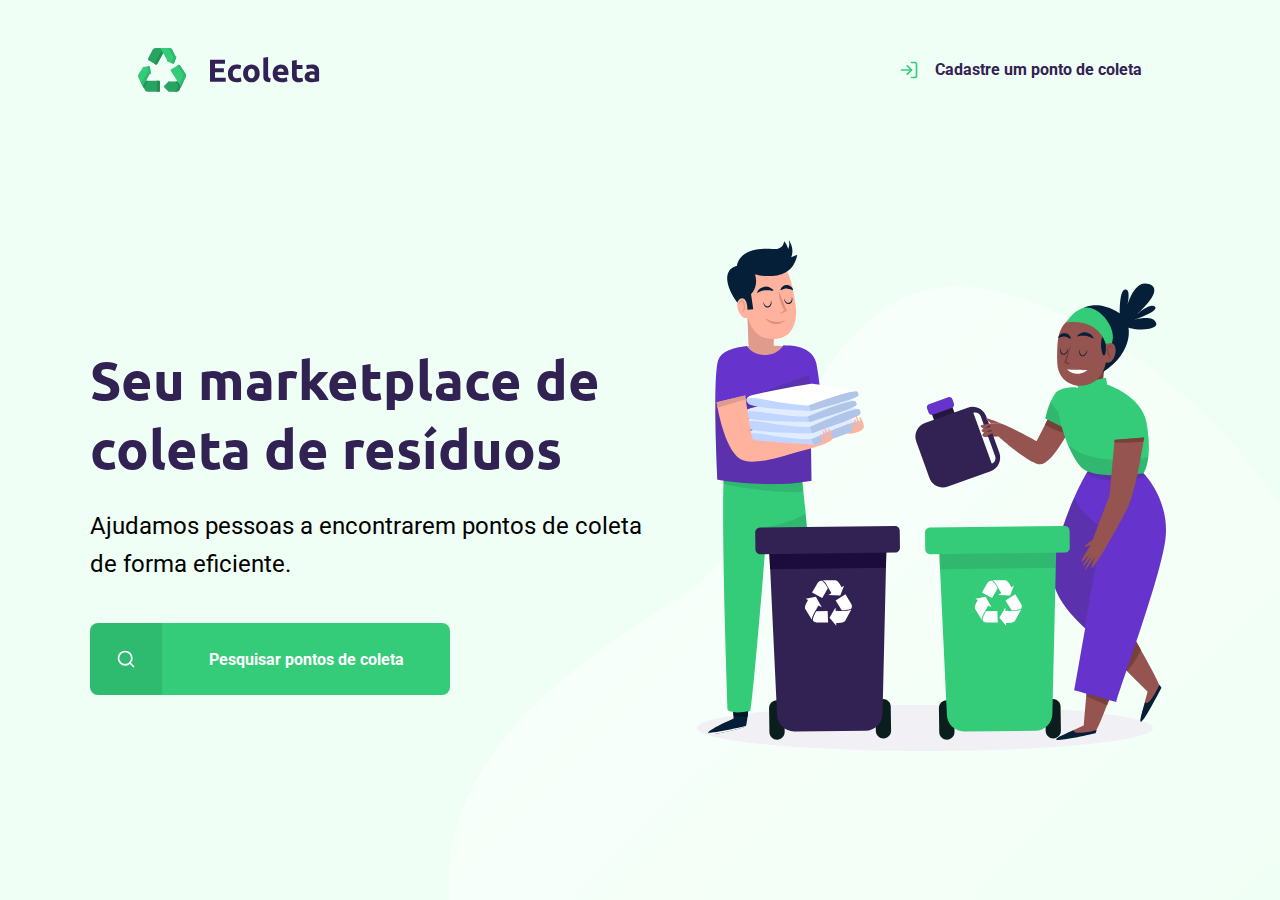
<file: index.html>
<!DOCTYPE html>
<html lang="pt_br">
    <head>
        <meta charset="UTF-8"> 
        <meta name="viewport" content="width=device-width, initial-scale=1.0">
        <title>Ecoleta</title>

        <link href="https://fonts.googleapis.com/css2?family=Roboto:wght@300;700&family=Ubuntu:wght@700&display=swap" rel="stylesheet">
        
        <link href="styles/main.css" rel="stylesheet">
        <link href="styles/home.css" rel="stylesheet">
        <link href="styles/modal.css" rel="stylesheet">
        
        <link href="styles/responsive.css" rel="stylesheet">

    </head>
    <body>

    <div id="page-home">
    
        <div class="content">

            <header>
                <img src="/assets/logo.svg" alt="Logomarca">
                <a href="create-point.html">
                    <span></span>
                    Cadastre um ponto de coleta
                </a>
            </header>
            
            <main>
                <h1>Seu marketplace de coleta de resíduos</h1>
                <p>Ajudamos pessoas a encontrarem pontos de coleta de forma eficiente.</p>
                
                <a href="#"><span></span><strong>Pesquisar pontos de coleta</strong></a>
            </main>

            
        </div> 
    
    </div>

    <div id="modal" class="hide">
        <div class="content">
            <div class="header">
                <h1>Pontos de Coleta</h1>
                <a href="#">Fechar</a>
            </div>
            <form action="/search-results.html">
                <label for="search">Cidade</label>
                <div class="search field">
                    <input 
                    type="text" 
                    name="search"
                    placeholder="Pesquise por cidade">
                    <button>
                        <img src="/assets/search.svg" alt="buscar">
                    </button>
                </div>
            </form>
        </div>
    </div>
    
    <script src="scripts/index.js"></script>
    </body>

</html>
</body>
</html>
</file>
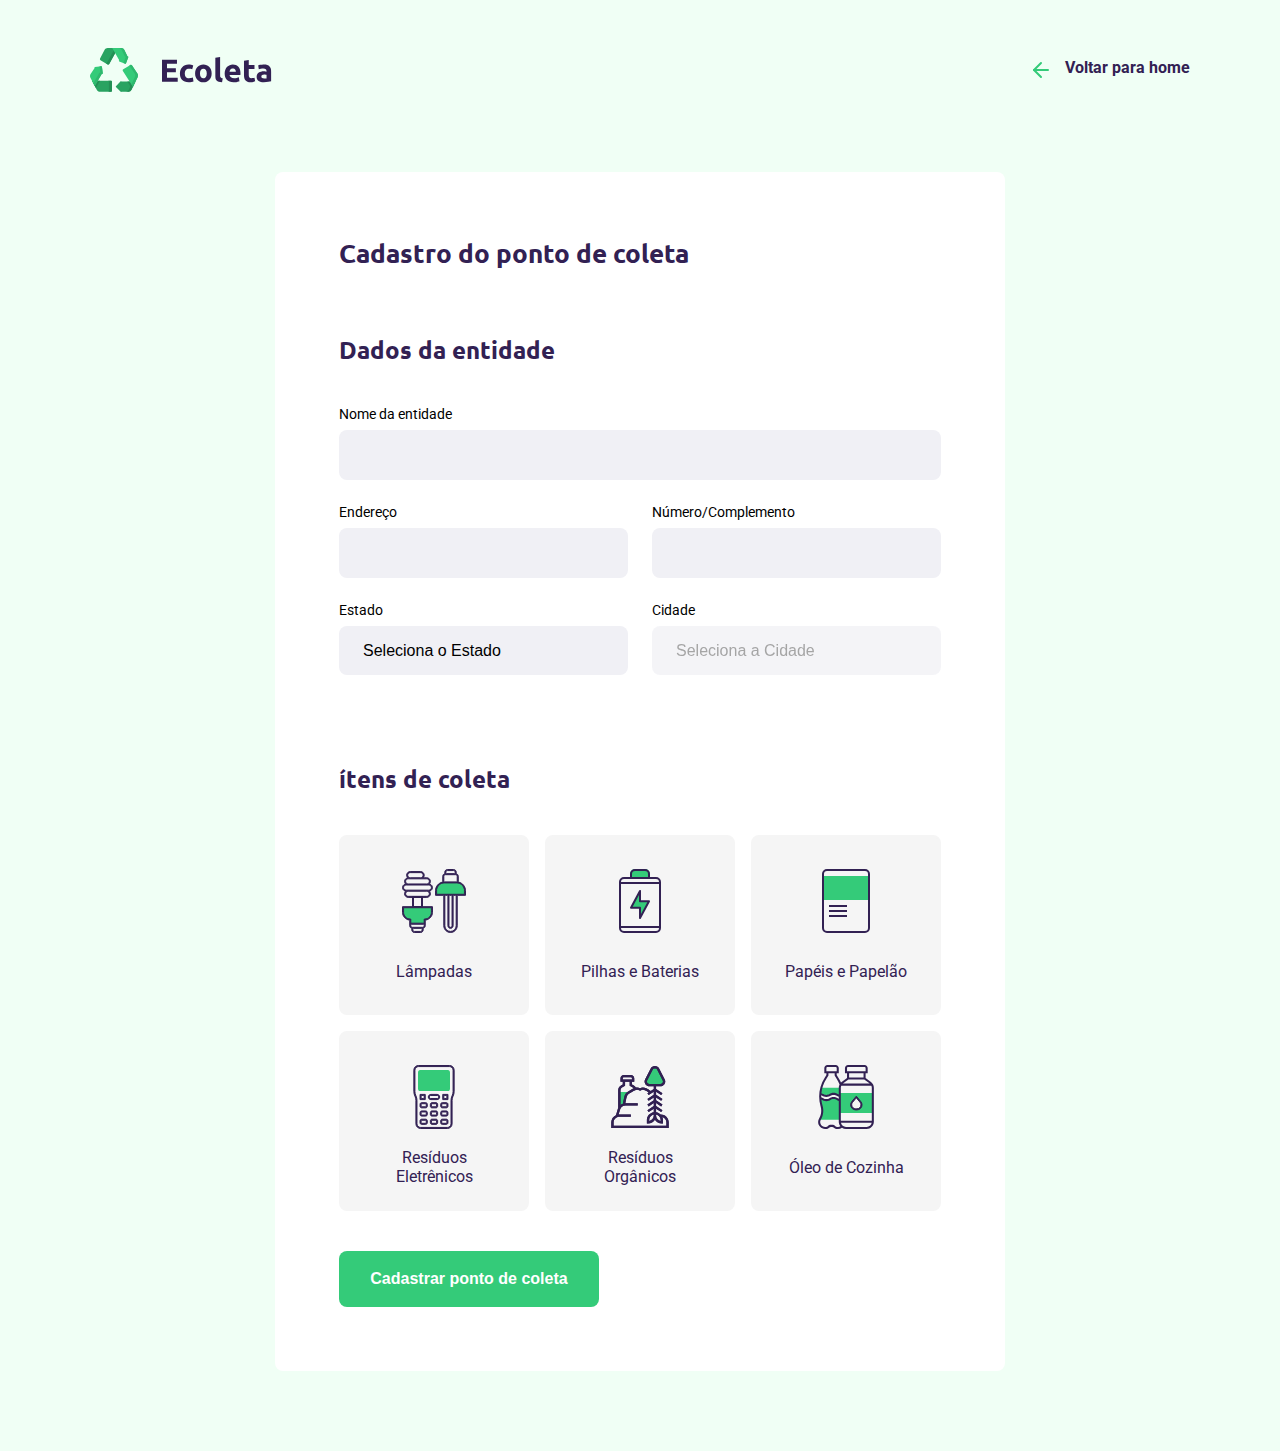
<file: create-point.html>
<!DOCTYPE html>
<html lang="pt_br">
    <head>
        <meta charset="UTF-8"> 
        <meta name="viewport" content="width=device-width, initial-scale=1.0">
        <title>Criar um ponto de coleta</title>

        <link href="https://fonts.googleapis.com/css2?family=Roboto:wght@300;700&family=Ubuntu:wght@700&display=swap" rel="stylesheet">
        
        <link href="styles/main.css" rel="stylesheet">
        <link href="styles/create-point.css" rel="stylesheet">
        
        <link href="styles/responsive.css" rel="stylesheet">

    </head>
    <body>

    <div id="page-create-point">
    
            <header>
                <img src="/assets/logo.svg" alt="Logomarca">
                <a href="index.html">
                    <span></span>
                    Voltar para home
                </a>
            </header>

            <form action="">

                <h1>Cadastro do ponto de coleta</h1>

                <fieldset>
                    <legend>
                        <h2>Dados da entidade</h2>
                    </legend>

                    <div class="field">
                        <label for="name">Nome da entidade</label>
                        <input type="text" name="name" required>
                    </div>

                    <div class="field-group">
                        <div class="field">
                            <label for="address">Endereço</label>
                            <input type="text" name="address" required>
                        </div>
                        <div class="field">
                            <label for="address2">Número/Complemento</label>
                            <input type="text" name="address2" required>
                        </div>
                    </div>

                    <div class="field-group">

                        <div class="field">
                            <label for="state">Estado</label>
                            <select name="uf" required>
                                <option value="">Seleciona o Estado</option>
                            </select>

                            <input type="hidden" name="state">
                        </div>

                        <div class="field">
                            <label for="city">Cidade</label>
                            <select name="city" disabled required>
                                <option value="">Seleciona a Cidade</option>
                            </select>
                        </div>

                    </div>

                </fieldset>


                <fieldset>
                    <legend>
                        <h2>ítens de coleta</h2>
                    </legend>

                    <div class="items-grid">
                        <li data-id="1">
                            <img src="/assets/lampadas.svg" alt="Lâmpadas">
                            <span>Lâmpadas</span>
                        </li>
                        <li data-id="2">
                            <img src="/assets/baterias.svg" alt="Pilhas e Baterias">
                            <span>Pilhas e Baterias</span>
                        </li>
                        <li data-id="3">
                            <img src="/assets/papeis-papelao.svg" alt="Papéis e Papelão">
                            <span>Papéis e Papelão</span>
                        </li>
                        <li data-id="4">
                            <img src="/assets/eletronicos.svg" alt="Resíduos Eletrênicos">
                            <span>Resíduos Eletrênicos</span>
                        </li>
                        <li data-id="5">
                            <img src="/assets/organicos.svg" alt="Resíduos Orgânicos">
                            <span>Resíduos Orgânicos</span>
                        </li>
                        <li data-id="6">
                            <img src="/assets/oleo.svg" alt="Óleo de Cozinha">
                            <span>Óleo de Cozinha</span>
                        </li>
                    </div>

                    <input type="hidden" name="items">

                </fieldset>


                <button type="submit">Cadastrar ponto de coleta</button>
            </form>
    </div>


        <script src="/scripts/create-point.js"></script>
    </body>

    </body>
</html>
</file>
<file: styles/main.css>
html{
    font-family: 'Roboto', sans-serif; 
}

:root{
    --title-color: #322153;
    --primary-color: #34cb79;
}

*{
    margin: 0;
    padding: 0;
    /*Torna border-box padrão para todos elementos,
    essa propriedade seta a margem como limite de espaço*/
    box-sizing: border-box;
}

/*BOX MODEL
Modelo de caixa
Toda caixa tem 
largura, altura, espaçamento, preenchimentos
bordas, cor, fundo, maneira que é vista pelo html
alinhamentos
*/
body{
    background-color: #f0fff5;
    -webkit-font-smoothing: antialiased;
}

a{
    text-decoration: none;
}

h1, h2, h3, h4, h5, h6{
    color: var(--title-color);
    font-family: 'Ubuntu', sans-serif;
}
</file>
<file: styles/home.css>
#page-home{
    height: 100vh; /*100 view-port altura"*/

    background: url('../assets/home-background.svg') no-repeat;
    background-position: 35vw bottom;
}

#page-home .content{
    width: 90%;
    max-width: 1100px;
    height: 100%; /*altura desta caixa de 100% para que a filha main possa se alinhar nesses 100%*/

    margin: 0 auto;

    display: flex;
    flex-direction: column;
}

#page-home header{

    margin: 48px;

    display: flex;
    align-items: center;
    justify-content: space-between; /*adiciona um espaçamento entre os elementos*/
}

#page-home header a{
    display: flex;

    color: var(--title-color);
    font-weight: 700;

}

#page-home header a span{
    margin-right: 16px;
    /*display: flex;*/

    background-image: url('../assets/log-in.svg');
    width: 20px;
    height: 20px;
}

#page-home main{
    max-width: 560px;
    
    flex: 1;
    
    display: flex;
    flex-direction: column;
    justify-content: center;
}

#page-home main h1{
    font-size: 54px;
}

#page-home main p{
    font-size: 24px;
    line-height: 38px;
    margin-top: 24px;
}

#page-home main a{
    width: 100%;
    max-width: 360px;
    height: 72px;

    border-radius: 8px;

    display: flex;
    align-items: center;

    margin-top: 40px;

    background-color: var(--primary-color);

    transition: 400ms;
}

#page-home main a:hover{
    background-color: #2fb86e;
}

#page-home main a span{
    width: 72px;
    height: 72px;

    border-top-left-radius: 8px; /*Ajusta pontinhas que vazaram o botão, pq o span não tem margin-radius configurada igual*/
    border-bottom-left-radius: 8px;
    
    background-color: rgba(0, 0, 0, 0.08);

    display: flex;
    align-items: center;
    justify-content: center;
}

/*Criando pseudo elementos*/
#page-home main a span::after{
    content: "";
    background-image: url('../assets/search.svg');

    width: 20px;
    height: 20px;
}
#page-home main a strong{
    color: white;
    flex: 1;
    text-align: center;
}
</file>
<file: styles/modal.css>
#modal{
    background-color: #0E0A14ef;
    height: 100vh;
    width: 100vw;

    position: fixed;
    top: 0;

    display: flex;
    justify-content:center;
    align-items: center;

    transition: 400ms;
}

#modal.hide{
    display: none;
}

#modal .content{
    color: white;

    width: 420px;
}

#modal .header{
    display: flex;
    align-items: center;
    justify-content: space-between;
    margin-bottom: 48px;
}

#modal .header a{
    background-image: url(../assets/x.svg);

    width: 20px;
    height: 20px;

    display: flex;
    /*Deixando a fonte da tag minúscula para ela sumir,mantemos o texto para proporcionar a acessibilidade através dos leitores*/
    font-size:0.00000001px ;
}

#modal .header h1{
    color: white;

    font-size:36px;
    line-height: 42px;


}

#modal form label{
    font-size: 14px;
    line-height: 16px;

    display: block; /*Mudando display da label para block para podermos utilizar o margin-bottom, display inline no suportando*/
    margin-bottom: 8px;
}

#modal form .field{
    display: flex;
}

#modal form input{
    flex: 1;

    background-color: #f0f0f5;

    border-radius: 6px 0px 0px 6px;
    border:0;

    padding: 16px 24px;

    font-size: 16px;
    color: #6c6c80;
}

#modal form button{
    width: 72px;
    height: 72px;

    background-color: var(--primary-color);
    
    border: 0;
    border-radius: 0px 6px 6px 0px;
}

#modal form button:hover{
    background-color: #2fb85e;
    cursor: pointer;
    transition: 400ms;
}
</file>
<file: styles/responsive.css>
/*Media Query*/
@media(max-width: 900px){
    #page-home{
        background-position-x: 80vw;
    }

    #page-home .content {
        align-items: center;
        text-align: center;
    }

    #page-home header a{
        position: absolute;
        top: 130px;

        left: 50%;
        transform: translate(-50%);
    }

    #page-home main{
        align-items: center;
    }

    #page-search-results .cards{
        grid-template-columns: 1fr;
    }

    #page-search-results .cards img{
        height: 200px;
    }
}

@media(min-width: 1700px){ /*Largura minima de 1700px, de 1700 para cima*/
    #page-home{
        background-position-x: 40vw;
    }

}

@media(max-height: 760px){
    #page-home{
        background-position-y: 153px;
    }
}
</file>
<file: styles/create-point.css>
#page-create-point{
    width: 90%;
    max-width: 1100px;

    /*Alinhamento de caixa (pelo lado de fora) */
    margin: 0 auto;
}

#page-create-point header{
    margin-top: 48px;
    display: flex;
    justify-content: space-between;/*cola um espação entre os itens*/
    align-items: center; /*alinha no eixo Y*/ 
}

#page-create-point header a{
    color: var(--title-color);
    font-weight: bold;

    display: flex;
    
}

#page-create-point header a span{
    margin-right: 16px;
    background-image: url('../assets/arrow-left.svg');

    /*seta altura e largura para o span */
    width: 20px;
    height: 24px;

    display: flex; /*faz o span aparecer*/
}

form{
    background-color: white;

    /*Preenchimento interno*/
    padding: 64px;
    border-radius: 8px;

    /*80px p/ cima e baixo, automático para os lados centralizando o form*/
    margin: 80px auto;

    max-width: 730px;

}

form h1 {
    font-size: 26px;
}

form fieldset {
    margin-top: 64px;
    /*Desabilita bordas*/
    border: 0;
}

form legend {
    margin-bottom: 40px;
}

form legend h2 {
    font-size: 24px;
}

form .field {
    /*Faz os conteudos ocuparem todo espaço*/
    flex: 1;

    display: flex;
    flex-direction: column;

    margin-bottom: 24px;
}

form .field-group{
    display: flex;
}

form input, 
form select{
    background-color: #f0f0f5;

    border: 0;
    padding: 16px 24px;
    font-size: 16px;

    border-radius: 8px;

    /*Tira linha preta do redor do campo quando o mesmo é selecionado*/
    outline: none;
}

form select {
    /*Retira configurações dos browsers para o campo tipo select*/
    -webkit-appearance: none;
    -moz-appearance: none;
    appearance: none;
}

form label {
    font-size: 14px;
    margin-bottom: 8px;
}

/*Aplica no .field que vier seguido de outro .field, ou seja o segundo,
então já que o primeiro não tem um .fiel antes dele não se aplica o efeito*/
form .field-group .field + .field{
    margin-left: 24px;
}

form button{
    width: 260px;
    height: 56px;

    background-color: var(--primary-color);
    border-radius: 8px;

    color: white;
    font-weight: bold;
    font-size: 16px;

    border: 0;

    margin-top: 40px;

    
    transition: background-color 500ms;
}

form button:hover{
    background-color: #2fb86e;
}

.items-grid{
    display: grid;
    grid-template-columns: 1fr 1fr 1fr;
    gap: 16px;
}

.items-grid li{
    background-color: #f5f5f5;
    list-style: none;

    border: 2px solid #f5f5f5;
    border-radius: 8px;

    height: 180px;

    padding: 32px 24px 16px;

    display: flex;
    flex-direction: column;
    align-items: center;
    justify-content: space-between;

    text-align: center;

    cursor: pointer;
}

.items-grid li span {
    margin-top: 12px;
    /*Flex 1 preenche todo espaço possível*/
    flex: 1;

    /*Alinha ao meio*/
    display: flex;
    align-items: center;

    color: var(--title-color);
}

/*Procuto nos li o que tenha a classe selected*/
.items-grid li.selected{
    background: #e1faec ;
    border: 2px solid #34cb79;
}

.items-grid li img,
.items-grid li span{
    pointer-events: none;
}
</file>
